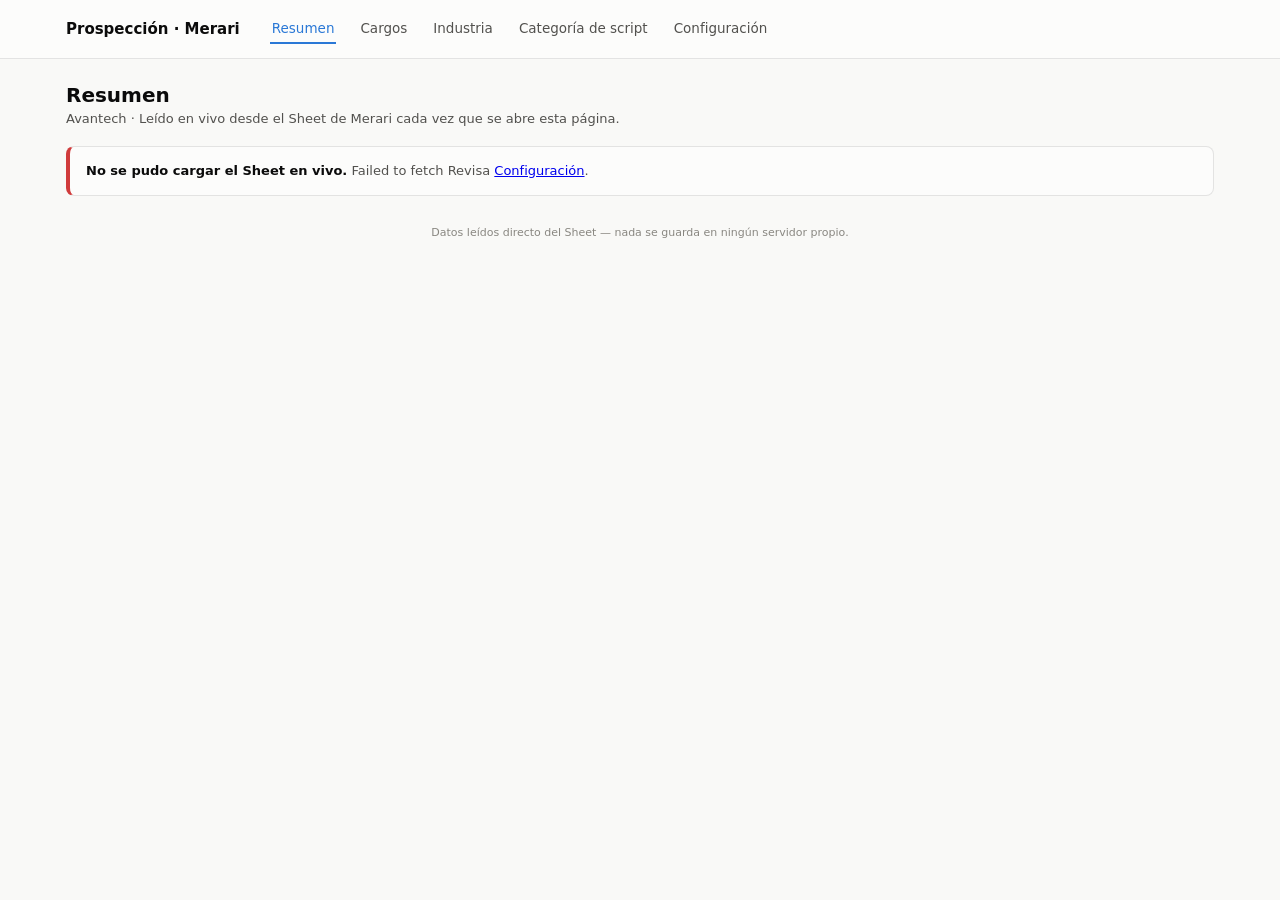
<file: index.html>
<!doctype html>
<html lang="es">
<head>
<meta charset="utf-8">
<meta name="viewport" content="width=device-width, initial-scale=1">
<title>Resumen — Dashboard Merari</title>
<link rel="stylesheet" href="styles.css">
<script src="chart.umd.min.js"></script>
</head>
<body>
<div id="nav"></div>
<div class="wrap">
  <h1>Resumen</h1>
  <p class="subtitle">Avantech · Leído en vivo desde el Sheet de Merari cada vez que se abre esta página.</p>

  <div id="loading">Cargando datos en vivo desde el Sheet…</div>
  <div id="loadError" class="banner error" style="display:none;"></div>

  <div class="content" id="content">
    <div class="banner">
      <b>Cobertura de datos:</b> el desglose usa la columna <b>Industria</b> del log (dato completo al 100%) en vez de
      Sector/Subsector de la lista maestra, porque el cruce por nombre de empresa solo cubre ~39% de los contactos.
      "Respuestas", "Seguimientos" y "Sesiones" solo tienen datos a partir de Agosto-Diciembre 2026 — antes no se
      capturaban.
    </div>

    <div class="filter-panel">
      <div class="filter-row" id="presetRow">
        <button type="button" class="preset-btn" data-preset="7">Última semana</button>
        <button type="button" class="preset-btn" data-preset="30">Último mes</button>
        <button type="button" class="preset-btn" data-preset="90">Últimos 3 meses</button>
        <button type="button" class="preset-btn" data-preset="180">Últimos 6 meses</button>
        <button type="button" class="preset-btn active" data-preset="all">Todo</button>
        <span class="spacer" style="flex:1"></span>
        <button type="button" class="btn-secondary" id="clearFilterBtn">✕ Limpiar filtros</button>
      </div>
      <div class="filter-row" style="margin-top:10px;">
        <label for="fFrom">Del</label>
        <input type="date" id="fFrom">
        <label for="fTo">al</label>
        <input type="date" id="fTo">
      </div>
      <div class="filter-summary" id="filterSummary"></div>
    </div>

    <div class="cards">
      <div class="card"><div class="label">Prospectados</div><div class="value" id="kpi-total"></div></div>
      <div class="card"><div class="label">Invitaciones enviadas</div><div class="value" id="kpi-inv"></div></div>
      <div class="card"><div class="label">Invites aceptados</div><div class="value" id="kpi-acc"></div><div class="note" id="kpi-acc-rate"></div></div>
      <div class="card"><div class="label">Mensajes enviados</div><div class="value" id="kpi-msg"></div></div>
      <div class="card"><div class="label">Respuestas</div><div class="value" id="kpi-resp"></div><div class="note" id="kpi-resp-rate"></div></div>
      <div class="card"><div class="label">Seguimientos enviados</div><div class="value" id="kpi-seg"></div></div>
      <div class="card"><div class="label">Sesiones agendadas</div><div class="value" id="kpi-sesion"></div></div>
    </div>

    <div class="panel">
      <h2>Tendencia semanal</h2>
      <canvas id="chartTrend" style="max-height:380px;"></canvas>
    </div>
  </div>

  <footer>Datos leídos directo del Sheet — nada se guarda en ningún servidor propio.</footer>
</div>

<script src="nav.js"></script>
<script src="app.js"></script>
<script>
renderNav('resumen');

function fmtWeek(iso) {
  const d = new Date(iso + 'T00:00:00Z');
  return d.toLocaleDateString('es-MX', {day:'2-digit', month:'short', timeZone:'UTC'});
}

function fmtDateInput(d) { return d.toISOString().slice(0,10); }

async function main() {
  try {
    const DATA = await Dashboard.load();
    setNavUpdated(DATA.summary.updated);

    const registros = DATA.registros || [];

    const css = getComputedStyle(document.documentElement);
    const v = (name) => css.getPropertyValue(name).trim();
    Chart.defaults.font.family = "system-ui, -apple-system, 'Segoe UI', sans-serif";
    Chart.defaults.color = v('--text-secondary');
    Chart.defaults.borderColor = v('--grid');

    let trendChart = null;

    function inRange(dateStr, from, to) {
      if (!dateStr) return false;
      if (from && dateStr < from) return false;
      if (to && dateStr > to) return false;
      return true;
    }

    // ---- KPIs: cada métrica se filtra por SU propia fecha ----
    function computeKPIs(from, to) {
      const prospectados = registros.filter(r => inRange(r.fp, from, to)).length;
      const invitaciones = registros.filter(r => inRange(r.fechaInvite, from, to)).length;
      const aceptados = registros.filter(r => inRange(r.accFecha, from, to)).length;
      const mensajes = registros.filter(r => inRange(r.fm, from, to)).length;
      const respuestasSet = registros.filter(r => inRange(r.fm, from, to) && r.respondio);
      const respuestas = respuestasSet.length;
      const seguimientos = registros.filter(r => inRange(r.fechaSeguimiento, from, to)).length;
      const sesiones = registros.filter(r => inRange(r.sesionFecha, from, to)).length;
      const tasaAcc = invitaciones ? Math.round(aceptados/invitaciones*1000)/10 : 0;
      const tasaResp = mensajes ? Math.round(respuestas/mensajes*1000)/10 : 0;
      return { prospectados, invitaciones, aceptados, mensajes, respuestas, seguimientos, sesiones, tasaAcc, tasaResp };
    }

    // ---- Tendencia semanal: cada métrica bucketeada por SU propia fecha ----
    function computeWeekly(from, to) {
      const map = new Map();
      function add(dateStr, field) {
        if (!inRange(dateStr, from, to)) return;
        const wk = Dashboard.mondayOf(new Date(dateStr + 'T00:00:00Z')).toISOString().slice(0,10);
        if (!map.has(wk)) map.set(wk, { mensajes:0, respuestas:0, invitaciones:0, seguimientos:0, sesiones:0 });
        map.get(wk)[field]++;
      }
      registros.forEach(r => {
        add(r.fm, 'mensajes');
        if (r.fm && r.respondio) add(r.fm, 'respuestas');
        add(r.fechaInvite, 'invitaciones');
        add(r.fechaSeguimiento, 'seguimientos');
        add(r.sesionFecha, 'sesiones');
      });
      return [...map.entries()].sort((a,b) => a[0] < b[0] ? -1 : 1).map(([semana, val]) => ({ semana, ...val }));
    }

    function render(from, to) {
      const k = computeKPIs(from, to);
      document.getElementById('kpi-total').textContent = k.prospectados;
      document.getElementById('kpi-inv').textContent = k.invitaciones;
      document.getElementById('kpi-acc').textContent = k.aceptados;
      document.getElementById('kpi-acc-rate').textContent = 'Tasa: ' + k.tasaAcc + '%';
      document.getElementById('kpi-msg').textContent = k.mensajes;
      document.getElementById('kpi-resp').textContent = k.respuestas;
      document.getElementById('kpi-resp-rate').textContent = 'Tasa: ' + k.tasaResp + '%';
      document.getElementById('kpi-seg').textContent = k.seguimientos;
      document.getElementById('kpi-sesion').textContent = k.sesiones;

      const rangoTxt = from && to ? `del ${from} al ${to}` : (from ? `desde ${from}` : (to ? `hasta ${to}` : 'todo el histórico'));
      document.getElementById('filterSummary').textContent = `Mostrando ${rangoTxt}.`;

      const weekly = computeWeekly(from, to);
      const labels = weekly.map(w => fmtWeek(w.semana));
      const series = [
        { key: 'mensajes', label: 'Mensajes enviados', color: v('--series-1') },
        { key: 'respuestas', label: 'Respuestas', color: v('--series-3') },
        { key: 'invitaciones', label: 'Invitaciones enviadas', color: v('--series-4') },
        { key: 'seguimientos', label: 'Seguimientos enviados', color: v('--series-2') },
        { key: 'sesiones', label: 'Sesiones agendadas', color: v('--critical') },
      ];

      if (trendChart) trendChart.destroy();
      trendChart = new Chart(document.getElementById('chartTrend'), {
        type: 'line',
        data: {
          labels,
          datasets: series.map(s => ({
            label: s.label,
            data: weekly.map(w => w[s.key]),
            borderColor: s.color, backgroundColor: s.color,
            tension: 0.25, pointRadius: 3, borderWidth: 2,
          })),
        },
        options: {
          plugins: { legend: { display: true, position: 'bottom', labels: { boxWidth: 10, font: { size: 11 } } } },
          scales: { y: { beginAtZero: true, grid: { color: v('--grid') } }, x: { grid: { display: false } } },
        }
      });
    }

    const fFrom = document.getElementById('fFrom');
    const fTo = document.getElementById('fTo');
    const presetBtns = [...document.querySelectorAll('.preset-btn')];

    function setActivePreset(btn) {
      presetBtns.forEach(b => b.classList.remove('active'));
      if (btn) btn.classList.add('active');
    }

    presetBtns.forEach(btn => {
      btn.addEventListener('click', () => {
        setActivePreset(btn);
        const preset = btn.dataset.preset;
        if (preset === 'all') {
          fFrom.value = ''; fTo.value = '';
          render(null, null);
          return;
        }
        const days = parseInt(preset, 10);
        const to = new Date();
        const from = new Date();
        from.setDate(from.getDate() - days);
        fFrom.value = fmtDateInput(from);
        fTo.value = fmtDateInput(to);
        render(fFrom.value, fTo.value);
      });
    });

    [fFrom, fTo].forEach(inp => inp.addEventListener('change', () => {
      setActivePreset(null);
      render(fFrom.value || null, fTo.value || null);
    }));

    document.getElementById('clearFilterBtn').addEventListener('click', () => {
      fFrom.value = ''; fTo.value = '';
      setActivePreset(document.querySelector('.preset-btn[data-preset="all"]'));
      render(null, null);
    });

    render(null, null); // arranca mostrando "Todo"

    document.getElementById('loading').style.display = 'none';
    document.getElementById('content').style.display = 'block';
  } catch (e) {
    document.getElementById('loading').style.display = 'none';
    const err = document.getElementById('loadError');
    err.style.display = 'block';
    if (e.message === 'SIN_CONFIGURAR') {
      err.innerHTML = '<b>Todavía no conectaste el Sheet de Merari.</b> Ve a <a href="config.html">Configuración</a> y pega las URLs de las dos bitácoras.';
    } else {
      err.innerHTML = '<b>No se pudo cargar el Sheet en vivo.</b> ' + e.message + ' Revisa <a href="config.html">Configuración</a>.';
    }
  }
}
main();
</script>
</body>
</html>
</file>
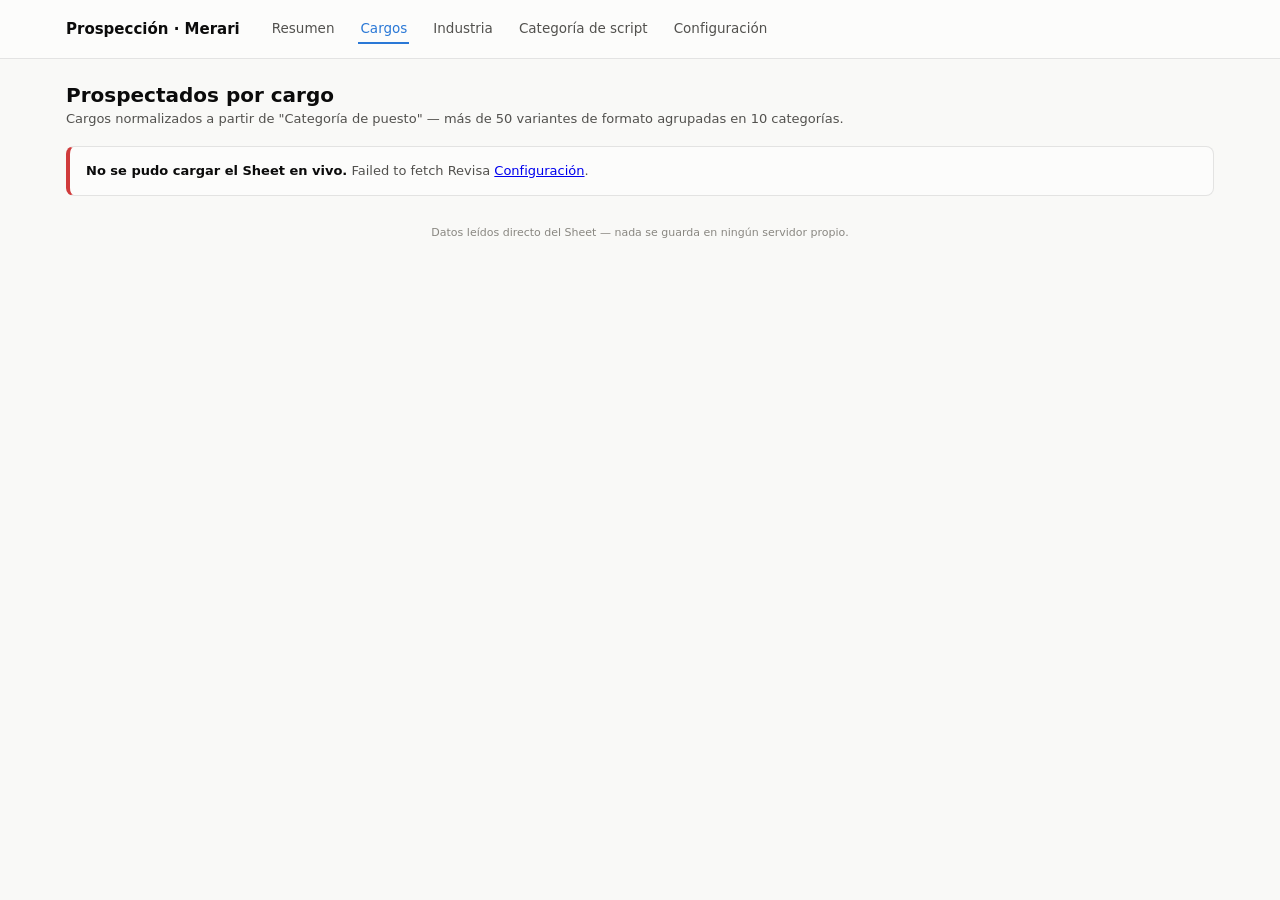
<file: cargos.html>
<!doctype html>
<html lang="es">
<head>
<meta charset="utf-8">
<meta name="viewport" content="width=device-width, initial-scale=1">
<title>Cargos — Dashboard Merari</title>
<link rel="stylesheet" href="styles.css">
<script src="chart.umd.min.js"></script>
</head>
<body>
<div id="nav"></div>
<div class="wrap">
  <h1>Prospectados por cargo</h1>
  <p class="subtitle">Cargos normalizados a partir de "Categoría de puesto" — más de 50 variantes de formato agrupadas en 10 categorías.</p>

  <div id="loading">Cargando datos en vivo desde el Sheet…</div>
  <div id="loadError" class="banner error" style="display:none;"></div>

  <div class="content" id="content">
    <div class="panel">
      <canvas id="chartCargo" style="max-height:460px;"></canvas>
    </div>
    <div class="panel">
      <h2>Detalle por cargo</h2>
      <table id="tbl">
        <thead><tr><th>Cargo</th><th class="num">Prospectados</th><th class="num">Aceptados</th><th class="num">Tasa</th></tr></thead>
        <tbody></tbody>
      </table>
    </div>
  </div>
  <footer>Datos leídos directo del Sheet — nada se guarda en ningún servidor propio.</footer>
</div>

<script src="nav.js"></script>
<script src="app.js"></script>
<script>
renderNav('cargos');

async function main() {
  try {
    const DATA = await Dashboard.load();
    setNavUpdated(DATA.summary.updated);

    const css = getComputedStyle(document.documentElement);
    const v = (name) => css.getPropertyValue(name).trim();
    Chart.defaults.font.family = "system-ui, -apple-system, 'Segoe UI', sans-serif";
    Chart.defaults.color = v('--text-secondary');
    Chart.defaults.borderColor = v('--grid');

    const sorted = [...DATA.cargo].sort((a,b) => b.prospectados - a.prospectados);
    new Chart(document.getElementById('chartCargo'), {
      type: 'bar',
      data: { labels: sorted.map(c => c.categoria),
        datasets: [{ label: 'Prospectados', data: sorted.map(c => c.prospectados), backgroundColor: v('--series-1'), borderRadius: 4 }] },
      options: { indexAxis: 'y', plugins: { legend: { display: false } },
        scales: { x: { beginAtZero: true, grid: { color: v('--grid') } }, y: { grid: { display: false } } } }
    });

    const tbody = document.querySelector('#tbl tbody');
    sorted.forEach(c => {
      const tr = document.createElement('tr');
      tr.innerHTML = `<td>${c.categoria}</td><td class="num">${c.prospectados}</td><td class="num">${c.aceptados}</td><td class="num">${c.tasa}%</td>`;
      tbody.appendChild(tr);
    });

    document.getElementById('loading').style.display = 'none';
    document.getElementById('content').style.display = 'block';
  } catch (e) {
    document.getElementById('loading').style.display = 'none';
    const err = document.getElementById('loadError');
    err.style.display = 'block';
    if (e.message === 'SIN_CONFIGURAR') {
      err.innerHTML = '<b>Todavía no conectaste el Sheet de Merari.</b> Ve a <a href="config.html">Configuración</a> y pega las URLs de las dos bitácoras.';
    } else {
      err.innerHTML = '<b>No se pudo cargar el Sheet en vivo.</b> ' + e.message + ' Revisa <a href="config.html">Configuración</a>.';
    }
  }
}
main();
</script>
</body>
</html>
</file>
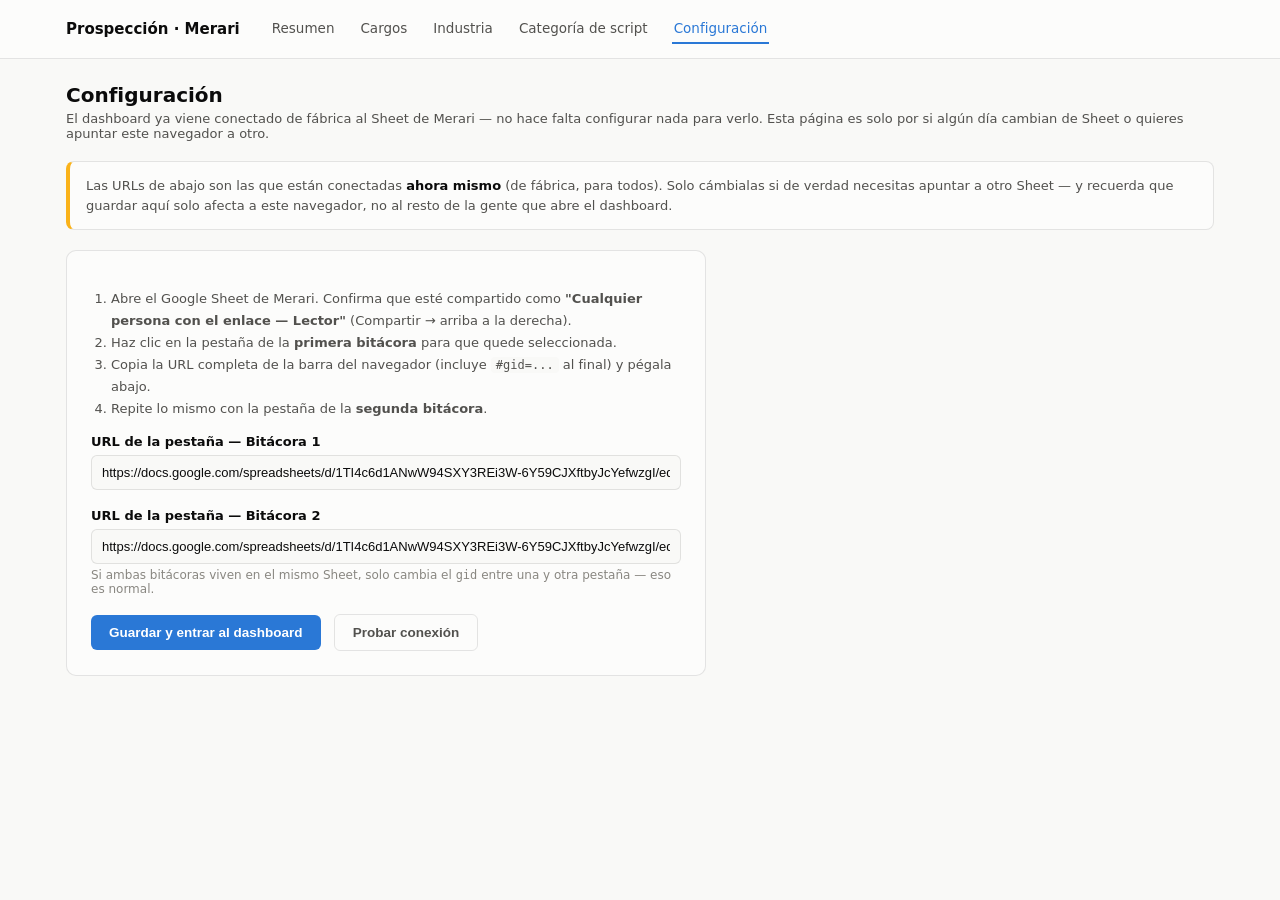
<file: config.html>
<!doctype html>
<html lang="es">
<head>
<meta charset="utf-8">
<meta name="viewport" content="width=device-width, initial-scale=1">
<title>Configuración — Dashboard Merari</title>
<link rel="stylesheet" href="styles.css">
</head>
<body>
<div id="nav"></div>
<div class="wrap">
  <h1>Configuración</h1>
  <p class="subtitle">El dashboard ya viene conectado de fábrica al Sheet de Merari — no hace falta configurar nada para verlo. Esta página es solo por si algún día cambian de Sheet o quieres apuntar este navegador a otro.</p>

  <div class="banner" style="margin-bottom:20px;">
    Las URLs de abajo son las que están conectadas <b>ahora mismo</b> (de fábrica, para todos). Solo cámbialas si de verdad necesitas apuntar a otro Sheet — y recuerda que guardar aquí solo afecta a este navegador, no al resto de la gente que abre el dashboard.
  </div>

  <div class="form-panel">
    <ol class="steps">
      <li>Abre el Google Sheet de Merari. Confirma que esté compartido como
        <b>"Cualquier persona con el enlace — Lector"</b> (Compartir → arriba a la derecha).</li>
      <li>Haz clic en la pestaña de la <b>primera bitácora</b> para que quede seleccionada.</li>
      <li>Copia la URL completa de la barra del navegador (incluye <code>#gid=...</code> al final) y pégala abajo.</li>
      <li>Repite lo mismo con la pestaña de la <b>segunda bitácora</b>.</li>
    </ol>

    <form id="cfgForm">
      <div class="field">
        <label for="url1">URL de la pestaña — Bitácora 1</label>
        <input type="text" id="url1" placeholder="https://docs.google.com/spreadsheets/d/.../edit#gid=123456789">
      </div>
      <div class="field">
        <label for="url2">URL de la pestaña — Bitácora 2</label>
        <input type="text" id="url2" placeholder="https://docs.google.com/spreadsheets/d/.../edit#gid=987654321">
        <div class="hint">Si ambas bitácoras viven en el mismo Sheet, solo cambia el <code>gid</code> entre una y otra pestaña — eso es normal.</div>
      </div>
      <button type="submit" class="btn">Guardar y entrar al dashboard</button>
      <button type="button" class="btn-secondary" id="testBtn">Probar conexión</button>
      <div class="status-msg" id="statusMsg"></div>
    </form>
  </div>
</div>

<script src="nav.js"></script>
<script src="app.js"></script>
<script>
renderNav('config');

const cfg = Dashboard.getConfig();
if (cfg && cfg.rawUrls) {
  document.getElementById('url1').value = cfg.rawUrls[0] || '';
  document.getElementById('url2').value = cfg.rawUrls[1] || '';
}

function buildCsvUrls() {
  const raw1 = document.getElementById('url1').value;
  const raw2 = document.getElementById('url2').value;
  const csv1 = Dashboard.sheetUrlToCsvUrl(raw1);
  const csv2 = Dashboard.sheetUrlToCsvUrl(raw2);
  if (!csv1 || !csv2) return null;
  return { rawUrls: [raw1, raw2], csvUrls: [csv1, csv2] };
}

function showStatus(msg, ok) {
  const el = document.getElementById('statusMsg');
  el.textContent = msg;
  el.className = 'status-msg ' + (ok ? 'ok' : 'err');
}

document.getElementById('testBtn').addEventListener('click', async () => {
  const cfgTry = buildCsvUrls();
  if (!cfgTry) { showStatus('No pude reconocer esas URLs como un link de Google Sheets. Revisa que hayas copiado la URL completa.', false); return; }
  showStatus('Probando conexión…', true);
  try {
    const res = await Promise.all(cfgTry.csvUrls.map(u => fetch(u, { cache: 'no-store' })));
    const bad = res.find(r => !r.ok);
    if (bad) { showStatus('El Sheet respondió con un error (HTTP ' + bad.status + '). Revisa que esté compartido como "Cualquier persona con el enlace".', false); return; }
    const texts = await Promise.all(res.map(r => r.text()));
    const rows0 = texts[0].split('\n').filter(Boolean).length - 1;
    const rows1 = texts[1].split('\n').filter(Boolean).length - 1;
    showStatus(`Conexión exitosa — Bitácora 1: ~${rows0} filas · Bitácora 2: ~${rows1} filas.`, true);
  } catch (e) {
    showStatus('No se pudo conectar: ' + e.message, false);
  }
});

document.getElementById('cfgForm').addEventListener('submit', (e) => {
  e.preventDefault();
  const cfgNew = buildCsvUrls();
  if (!cfgNew) { showStatus('No pude reconocer esas URLs como un link de Google Sheets. Revisa que hayas copiado la URL completa.', false); return; }
  Dashboard.saveConfig(cfgNew);
  showStatus('Guardado. Entrando al dashboard…', true);
  setTimeout(() => { window.location.href = 'index.html'; }, 500);
});
</script>
</body>
</html>
</file>
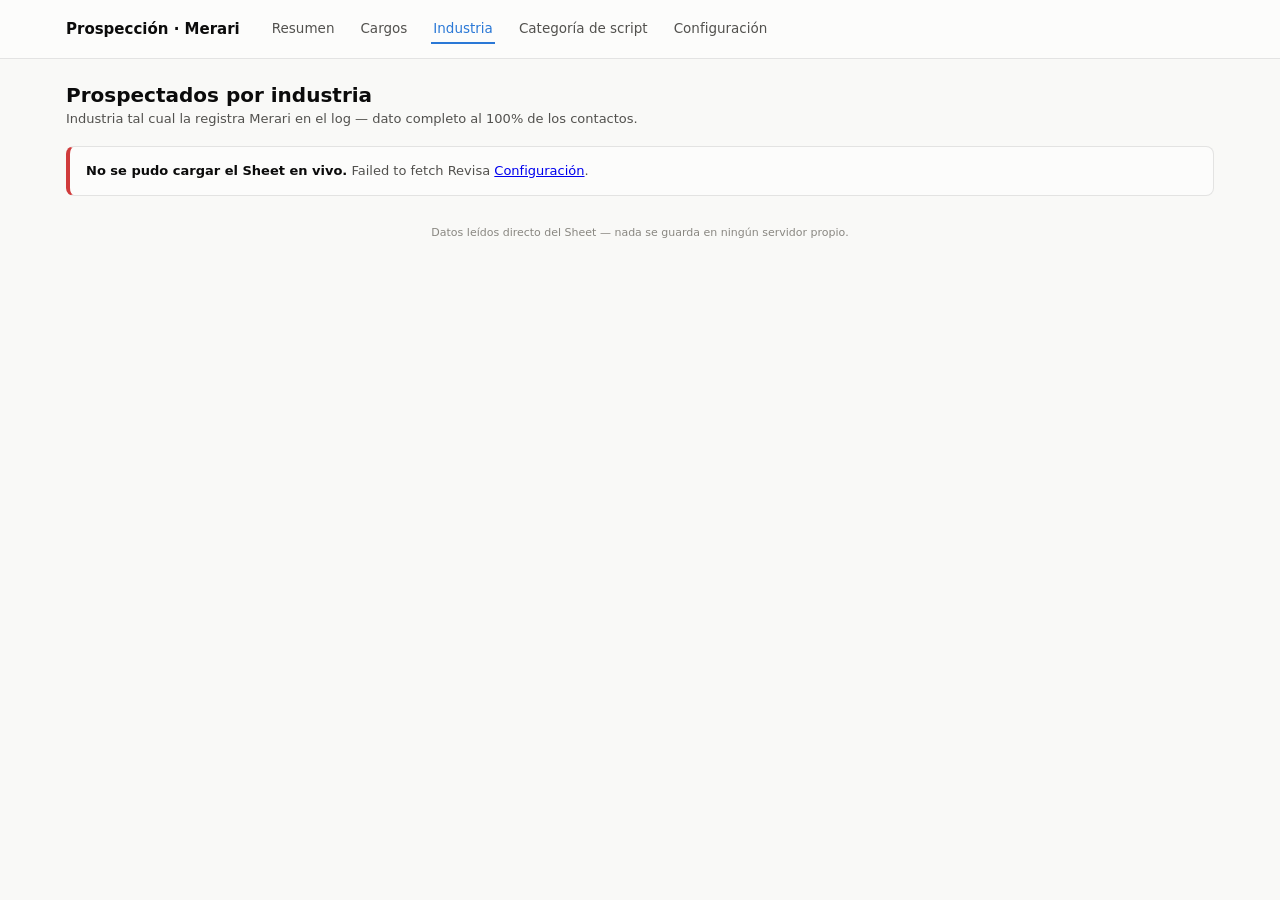
<file: industria.html>
<!doctype html>
<html lang="es">
<head>
<meta charset="utf-8">
<meta name="viewport" content="width=device-width, initial-scale=1">
<title>Industria — Dashboard Merari</title>
<link rel="stylesheet" href="styles.css">
<script src="chart.umd.min.js"></script>
</head>
<body>
<div id="nav"></div>
<div class="wrap">
  <h1>Prospectados por industria</h1>
  <p class="subtitle">Industria tal cual la registra Merari en el log — dato completo al 100% de los contactos.</p>

  <div id="loading">Cargando datos en vivo desde el Sheet…</div>
  <div id="loadError" class="banner error" style="display:none;"></div>

  <div class="content" id="content">
    <div class="panel">
      <canvas id="chartIndustria" style="max-height:460px;"></canvas>
    </div>
    <div class="panel">
      <h2>Detalle por industria</h2>
      <table id="tbl">
        <thead><tr><th>Industria</th><th class="num">Prospectados</th><th class="num">Aceptados</th><th class="num">Tasa</th></tr></thead>
        <tbody></tbody>
      </table>
    </div>
  </div>
  <footer>Datos leídos directo del Sheet — nada se guarda en ningún servidor propio.</footer>
</div>

<script src="nav.js"></script>
<script src="app.js"></script>
<script>
renderNav('industria');

async function main() {
  try {
    const DATA = await Dashboard.load();
    setNavUpdated(DATA.summary.updated);

    const css = getComputedStyle(document.documentElement);
    const v = (name) => css.getPropertyValue(name).trim();
    Chart.defaults.font.family = "system-ui, -apple-system, 'Segoe UI', sans-serif";
    Chart.defaults.color = v('--text-secondary');
    Chart.defaults.borderColor = v('--grid');

    const sorted = [...DATA.industria].sort((a,b) => b.prospectados - a.prospectados);
    new Chart(document.getElementById('chartIndustria'), {
      type: 'bar',
      data: { labels: sorted.map(c => c.categoria),
        datasets: [{ label: 'Prospectados', data: sorted.map(c => c.prospectados), backgroundColor: v('--series-1'), borderRadius: 4 }] },
      options: { indexAxis: 'y', plugins: { legend: { display: false } },
        scales: { x: { beginAtZero: true, grid: { color: v('--grid') } }, y: { grid: { display: false } } } }
    });

    const tbody = document.querySelector('#tbl tbody');
    sorted.forEach(c => {
      const tr = document.createElement('tr');
      tr.innerHTML = `<td>${c.categoria}</td><td class="num">${c.prospectados}</td><td class="num">${c.aceptados}</td><td class="num">${c.tasa}%</td>`;
      tbody.appendChild(tr);
    });

    document.getElementById('loading').style.display = 'none';
    document.getElementById('content').style.display = 'block';
  } catch (e) {
    document.getElementById('loading').style.display = 'none';
    const err = document.getElementById('loadError');
    err.style.display = 'block';
    if (e.message === 'SIN_CONFIGURAR') {
      err.innerHTML = '<b>Todavía no conectaste el Sheet de Merari.</b> Ve a <a href="config.html">Configuración</a> y pega las URLs de las dos bitácoras.';
    } else {
      err.innerHTML = '<b>No se pudo cargar el Sheet en vivo.</b> ' + e.message + ' Revisa <a href="config.html">Configuración</a>.';
    }
  }
}
main();
</script>
</body>
</html>
</file>
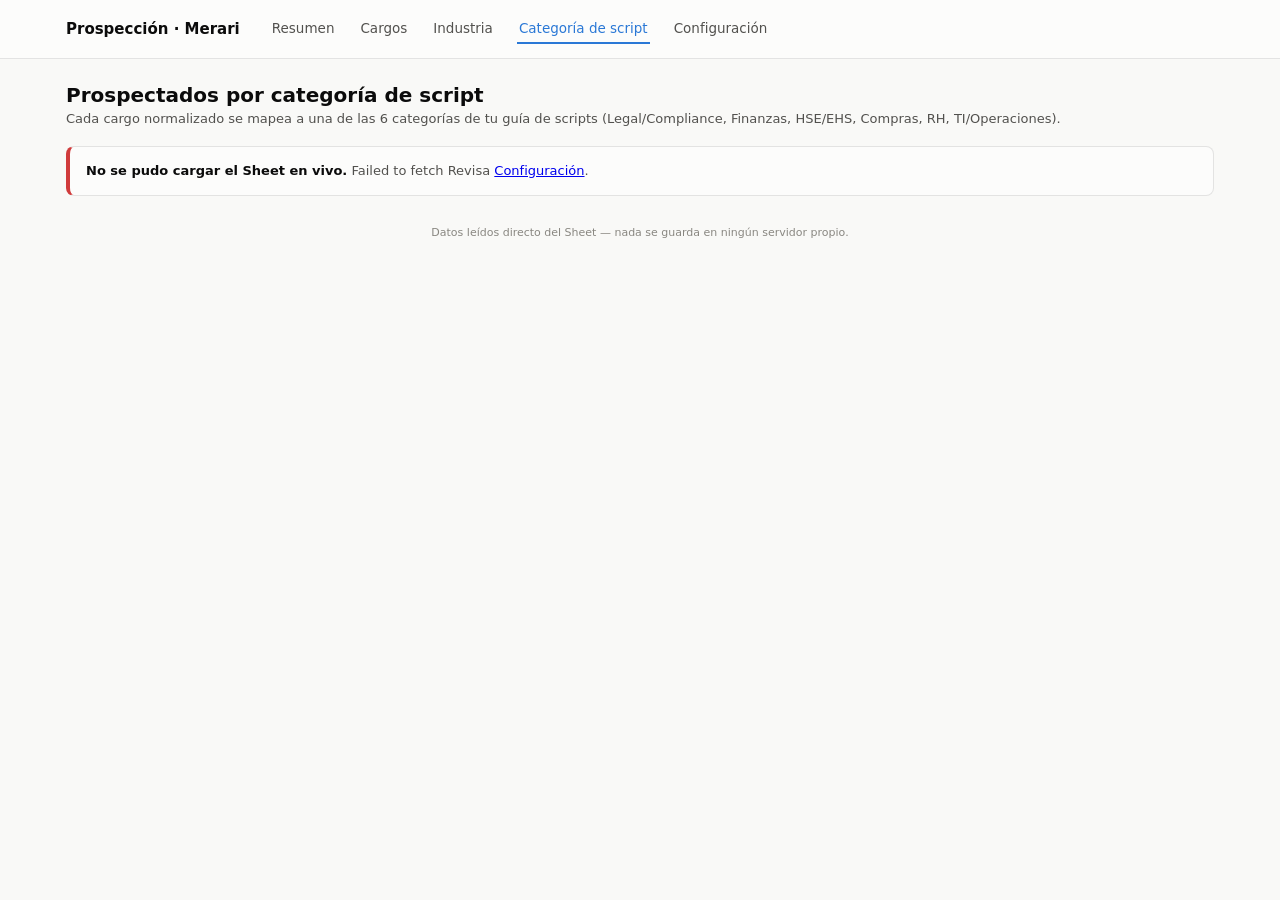
<file: script.html>
<!doctype html>
<html lang="es">
<head>
<meta charset="utf-8">
<meta name="viewport" content="width=device-width, initial-scale=1">
<title>Categoría de script — Dashboard Merari</title>
<link rel="stylesheet" href="styles.css">
<script src="chart.umd.min.js"></script>
</head>
<body>
<div id="nav"></div>
<div class="wrap">
  <h1>Prospectados por categoría de script</h1>
  <p class="subtitle">Cada cargo normalizado se mapea a una de las 6 categorías de tu guía de scripts (Legal/Compliance, Finanzas, HSE/EHS, Compras, RH, TI/Operaciones).</p>

  <div id="loading">Cargando datos en vivo desde el Sheet…</div>
  <div id="loadError" class="banner error" style="display:none;"></div>

  <div class="content" id="content">
    <div class="panel">
      <canvas id="chartScript" style="max-height:460px;"></canvas>
    </div>
    <div class="panel">
      <h2>Detalle por categoría de script</h2>
      <table id="tbl">
        <thead><tr><th>Categoría de script</th><th class="num">Prospectados</th><th class="num">Aceptados</th><th class="num">Tasa</th></tr></thead>
        <tbody></tbody>
      </table>
    </div>
  </div>
  <footer>Datos leídos directo del Sheet — nada se guarda en ningún servidor propio.</footer>
</div>

<script src="nav.js"></script>
<script src="app.js"></script>
<script>
renderNav('script');

async function main() {
  try {
    const DATA = await Dashboard.load();
    setNavUpdated(DATA.summary.updated);

    const css = getComputedStyle(document.documentElement);
    const v = (name) => css.getPropertyValue(name).trim();
    Chart.defaults.font.family = "system-ui, -apple-system, 'Segoe UI', sans-serif";
    Chart.defaults.color = v('--text-secondary');
    Chart.defaults.borderColor = v('--grid');

    const sorted = [...DATA.categoria_script].sort((a,b) => b.prospectados - a.prospectados);
    new Chart(document.getElementById('chartScript'), {
      type: 'bar',
      data: { labels: sorted.map(c => c.categoria),
        datasets: [{ label: 'Prospectados', data: sorted.map(c => c.prospectados), backgroundColor: v('--series-1'), borderRadius: 4 }] },
      options: { indexAxis: 'y', plugins: { legend: { display: false } },
        scales: { x: { beginAtZero: true, grid: { color: v('--grid') } }, y: { grid: { display: false } } } }
    });

    const tbody = document.querySelector('#tbl tbody');
    sorted.forEach(c => {
      const tr = document.createElement('tr');
      tr.innerHTML = `<td>${c.categoria}</td><td class="num">${c.prospectados}</td><td class="num">${c.aceptados}</td><td class="num">${c.tasa}%</td>`;
      tbody.appendChild(tr);
    });

    document.getElementById('loading').style.display = 'none';
    document.getElementById('content').style.display = 'block';
  } catch (e) {
    document.getElementById('loading').style.display = 'none';
    const err = document.getElementById('loadError');
    err.style.display = 'block';
    if (e.message === 'SIN_CONFIGURAR') {
      err.innerHTML = '<b>Todavía no conectaste el Sheet de Merari.</b> Ve a <a href="config.html">Configuración</a> y pega las URLs de las dos bitácoras.';
    } else {
      err.innerHTML = '<b>No se pudo cargar el Sheet en vivo.</b> ' + e.message + ' Revisa <a href="config.html">Configuración</a>.';
    }
  }
}
main();
</script>
</body>
</html>
</file>
<file: styles.css>
:root {
  color-scheme: light;
  --surface-1: #fcfcfb;
  --page: #f9f9f7;
  --text-primary: #0b0b0b;
  --text-secondary: #52514e;
  --muted: #898781;
  --grid: #e1e0d9;
  --border: rgba(11,11,11,0.10);
  --series-1: #2a78d6;
  --series-2: #eb6834;
  --series-3: #1baf7a;
  --series-4: #eda100;
  --good: #0ca30c;
  --warning: #fab219;
  --critical: #d03b3b;
}
@media (prefers-color-scheme: dark) {
  :root:not([data-theme="light"]) {
    color-scheme: dark;
    --surface-1: #1a1a19;
    --page: #0d0d0d;
    --text-primary: #ffffff;
    --text-secondary: #c3c2b7;
    --muted: #898781;
    --grid: #2c2c2a;
    --border: rgba(255,255,255,0.10);
    --series-1: #3987e5;
    --series-2: #d95926;
    --series-3: #199e70;
    --series-4: #c98500;
    --good: #0ca30c;
    --warning: #fab219;
    --critical: #e66767;
  }
}
* { box-sizing: border-box; }
body {
  margin: 0; background: var(--page); color: var(--text-primary);
  font-family: system-ui, -apple-system, "Segoe UI", sans-serif;
}
.wrap { max-width: 1180px; margin: 0 auto; padding: 0 16px 60px; }

/* ---- Nav ---- */
.topnav {
  background: var(--surface-1); border-bottom: 1px solid var(--border);
  margin-bottom: 24px;
}
.topnav-inner {
  max-width: 1180px; margin: 0 auto; padding: 14px 16px;
  display: flex; align-items: center; gap: 22px; flex-wrap: wrap;
}
.topnav .brand { font-weight: 700; font-size: 15px; margin-right: 8px; white-space: nowrap; }
.topnav a {
  color: var(--text-secondary); text-decoration: none; font-size: 13.5px; font-weight: 500;
  padding: 6px 2px; border-bottom: 2px solid transparent;
}
.topnav a:hover { color: var(--text-primary); }
.topnav a.active { color: var(--series-1); border-bottom-color: var(--series-1); }
.topnav .spacer { flex: 1; }
.topnav .updated { color: var(--muted); font-size: 11.5px; }

h1 { font-size: 20px; margin: 0 0 4px; }
.subtitle { color: var(--text-secondary); font-size: 13px; margin: 0 0 20px; }
.banner {
  background: var(--surface-1); border: 1px solid var(--border); border-left: 4px solid var(--warning);
  border-radius: 8px; padding: 14px 16px; margin-bottom: 20px; font-size: 13px; color: var(--text-secondary);
  line-height: 1.5;
}
.banner.error { border-left-color: var(--critical); }
.banner b { color: var(--text-primary); }
.cards { display: grid; grid-template-columns: repeat(auto-fit, minmax(180px,1fr)); gap: 12px; margin-bottom: 24px; }
.card { background: var(--surface-1); border: 1px solid var(--border); border-radius: 10px; padding: 16px; }
.card .label { font-size: 12px; color: var(--text-secondary); margin-bottom: 6px; }
.card .value { font-size: 28px; font-weight: 700; font-variant-numeric: proportional-nums; }
.grid2 { display: grid; grid-template-columns: 1fr 1fr; gap: 16px; margin-bottom: 16px; }
@media (max-width: 860px) { .grid2 { grid-template-columns: 1fr; } }
.panel { background: var(--surface-1); border: 1px solid var(--border); border-radius: 10px; padding: 16px; margin-bottom: 16px; }
.panel h2 { font-size: 14px; margin: 0 0 12px; color: var(--text-primary); }
.panel .note { font-size: 11px; color: var(--muted); margin-top: 8px; }
canvas { max-height: 420px; }
table { width: 100%; border-collapse: collapse; font-size: 12.5px; }
th, td { text-align: left; padding: 7px 8px; border-bottom: 1px solid var(--grid); }
th { color: var(--text-secondary); font-weight: 600; }
td.num, th.num { text-align: right; font-variant-numeric: tabular-nums; }
footer { text-align: center; color: var(--muted); font-size: 11px; margin-top: 30px; }
#loading { text-align: center; padding: 60px 0; color: var(--text-secondary); }
.content { display: none; }

/* ---- Config form ---- */
.form-panel { background: var(--surface-1); border: 1px solid var(--border); border-radius: 10px; padding: 24px; max-width: 640px; }
.field { margin-bottom: 18px; }
.field label { display: block; font-size: 13px; font-weight: 600; margin-bottom: 6px; }
.field .hint { font-size: 12px; color: var(--muted); margin-top: 4px; }
.field input[type=text] {
  width: 100%; padding: 9px 10px; border-radius: 6px; border: 1px solid var(--border);
  background: var(--page); color: var(--text-primary); font-size: 13px;
}
.btn {
  background: var(--series-1); color: #fff; border: none; border-radius: 6px;
  padding: 10px 18px; font-size: 13.5px; font-weight: 600; cursor: pointer;
}
.btn:hover { opacity: 0.92; }
.btn-secondary {
  background: transparent; color: var(--text-secondary); border: 1px solid var(--border);
  border-radius: 6px; padding: 10px 18px; font-size: 13.5px; font-weight: 600; cursor: pointer; margin-left: 8px;
}
.status-msg { margin-top: 14px; font-size: 13px; padding: 10px 12px; border-radius: 6px; display: none; }
.status-msg.ok { display: block; background: rgba(12,163,12,0.1); color: var(--good); }
.status-msg.err { display: block; background: rgba(208,59,59,0.1); color: var(--critical); }
ol.steps { font-size: 13px; color: var(--text-secondary); line-height: 1.7; padding-left: 20px; }
ol.steps code { background: var(--page); padding: 1px 5px; border-radius: 4px; font-size: 12px; }

/* ---- Filtro por semana/rango ---- */
.filter-panel { background: var(--surface-1); border: 1px solid var(--border); border-radius: 10px; padding: 16px 18px; margin-bottom: 20px; }
.filter-row { display: flex; align-items: center; gap: 8px; flex-wrap: wrap; }
.filter-row label { font-size: 12px; color: var(--text-secondary); margin-right: 2px; }
.filter-row input[type=date] {
  padding: 7px 8px; border-radius: 6px; border: 1px solid var(--border);
  background: var(--page); color: var(--text-primary); font-size: 13px;
}
.preset-btn {
  background: var(--page); color: var(--text-secondary); border: 1px solid var(--border);
  border-radius: 999px; padding: 6px 13px; font-size: 12.5px; font-weight: 600; cursor: pointer;
}
.preset-btn:hover { color: var(--text-primary); }
.preset-btn.active { background: var(--series-1); color: #fff; border-color: var(--series-1); }
.filter-summary { font-size: 12px; color: var(--muted); margin-top: 10px; }
</file>
